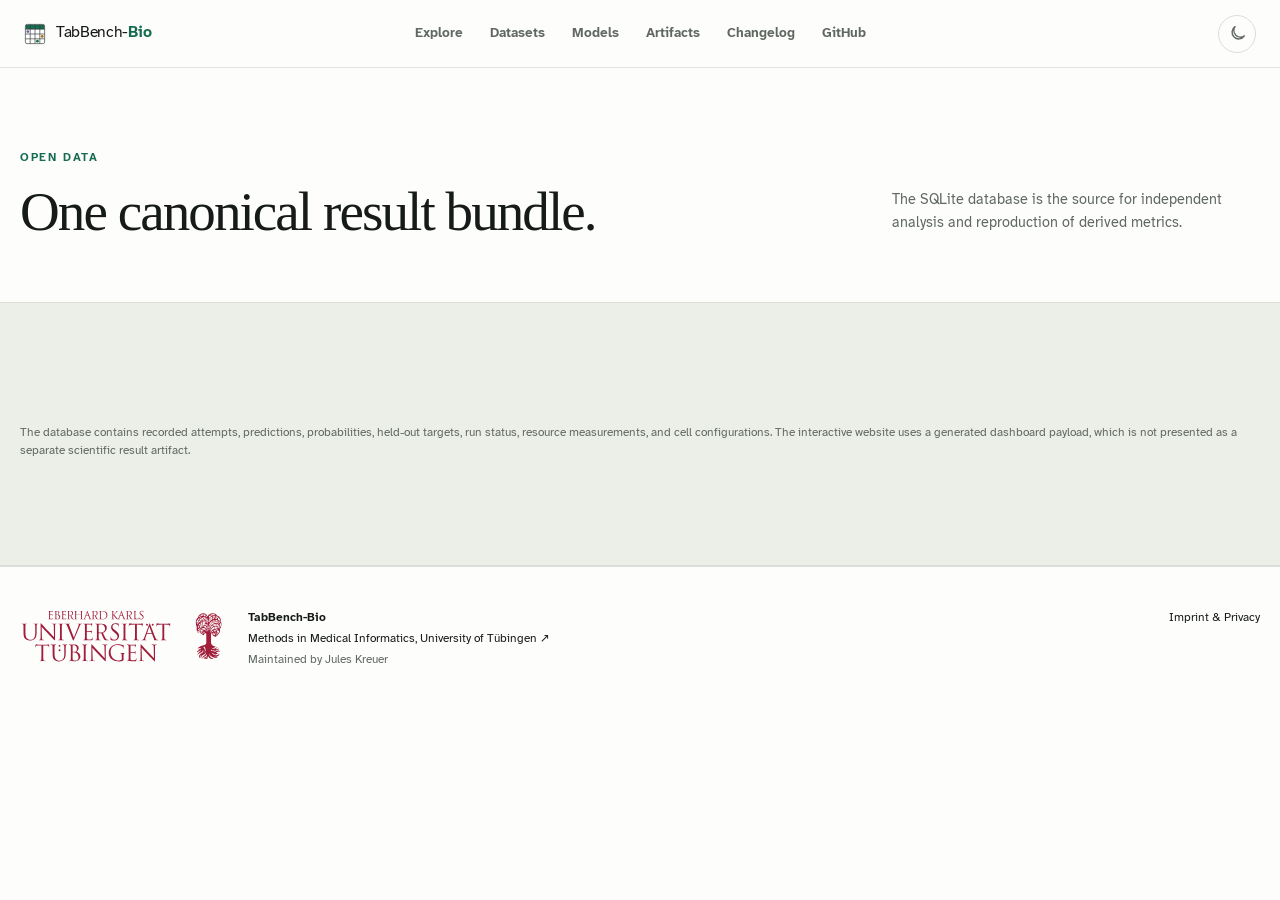
<file: src/tabbench_bio/web/artifacts.html>
<!doctype html>
<html lang="en">

<head>
  <meta charset="utf-8">
  <meta name="viewport" content="width=device-width, initial-scale=1">
  <meta name="description" content="Download TabBench-Bio benchmark results as SQLite and JSON. Access reproducible tabular learning comparisons, dataset metadata and citation information.">
  <meta name="theme-color" content="#f4f5f1">
  <link rel="canonical" href="https://tabbench-bio.eu/artifacts.html">
  <link rel="alternate" type="text/plain" href="https://tabbench-bio.eu/llms.txt"
    title="TabBench-Bio guide for AI agents">
  <title>Artifacts · TabBench-Bio</title>
  <link rel="icon" href="assets/favicon.svg?v=20260821-4" type="image/svg+xml">
  <link rel="preload" href="assets/fonts/AtkinsonHyperlegibleNext-Regular.woff2" as="font" type="font/woff2"
    crossorigin>
  <link rel="preload" href="assets/fonts/AtkinsonHyperlegibleNext-Bold.woff2" as="font" type="font/woff2" crossorigin>
  <link rel="stylesheet" href="style.min.css?v=20261111-toolbar-actions">
</head>

<body data-page="artifacts">
  <header class="site-header">
    <a class="wordmark" href="index.html" aria-label="TabBench-Bio home"><span class="wordmark-mark"
        aria-hidden="true"></span><span>TabBench-<strong>Bio</strong></span></a>
    <nav aria-label="Primary navigation"><a href="index.html#explore">Explore</a><a href="/datasets/">Datasets</a><a
        href="/models/">Models</a><a href="artifacts.html" aria-current="page">Artifacts</a><a
        href="changelog.html">Changelog</a><a href="https://github.com/not-a-feature/TabBench-Bio">GitHub</a></nav>
    <button id="theme-toggle" class="theme-button" type="button" aria-label="Switch to dark theme" aria-pressed="false"
      title="Switch to dark theme"><span class="theme-icon theme-icon-sun" aria-hidden="true">☀</span><span
        class="theme-icon theme-icon-moon" aria-hidden="true"><svg viewBox="0 0 24 24" role="img">
          <path d="M20.7 15.1A8.5 8.5 0 0 1 8.9 3.3 8.5 8.5 0 1 0 20.7 15.1Z"></path>
        </svg></span></button>
  </header>
  <main id="top">
    <section class="page-hero shell">
      <div class="section-heading">
        <div>
          <p class="eyebrow">Open data</p>
          <h2>One canonical result bundle.</h2>
        </div>
        <p>The SQLite database is the source for independent analysis and reproduction of derived metrics.</p>
      </div>
    </section>
    <section class="section section-muted">
      <div class="shell">
        <div id="raw-files" class="data-grid" aria-live="polite"></div>
        <p class="data-note">The database contains recorded attempts, predictions, probabilities, held-out targets, run
          status, resource measurements, and cell configurations. The interactive website uses a generated dashboard
          payload, which is not presented as a separate scientific result artifact.</p>
      </div>
    </section>
  </main>
  <footer>
    <div class="shell footer-inner">
      <div class="footer-identity"><a class="university-logo" href="https://uni-tuebingen.de/" target="_blank"
          rel="noreferrer" aria-label="University of Tübingen"><img src="assets/university-of-tuebingen.svg"
            alt="University of Tübingen" loading="lazy" decoding="async"></a>
        <div class="footer-copy"><strong>TabBench-Bio</strong><a
            href="https://uni-tuebingen.de/fakultaeten/mathematisch-naturwissenschaftliche-fakultaet/fachbereiche/informatik/lehrstuehle/methods-in-medical-informatics/"
            target="_blank" rel="noreferrer">Methods in Medical Informatics, University of Tübingen <span
              aria-hidden="true">↗</span></a><span>Maintained by Jules Kreuer</span></div>
      </div>
      <div class="footer-links"><a href="imprint.html">Imprint &amp; Privacy</a></div>
    </div>
  </footer>
  <div id="load-error" class="load-error" hidden></div>
  <script src="js/analytics.js?v=20260908-optout"></script>
  <script src="js/app.js?v=20261111-advanced-options"></script>
</body>

</html>
</file>
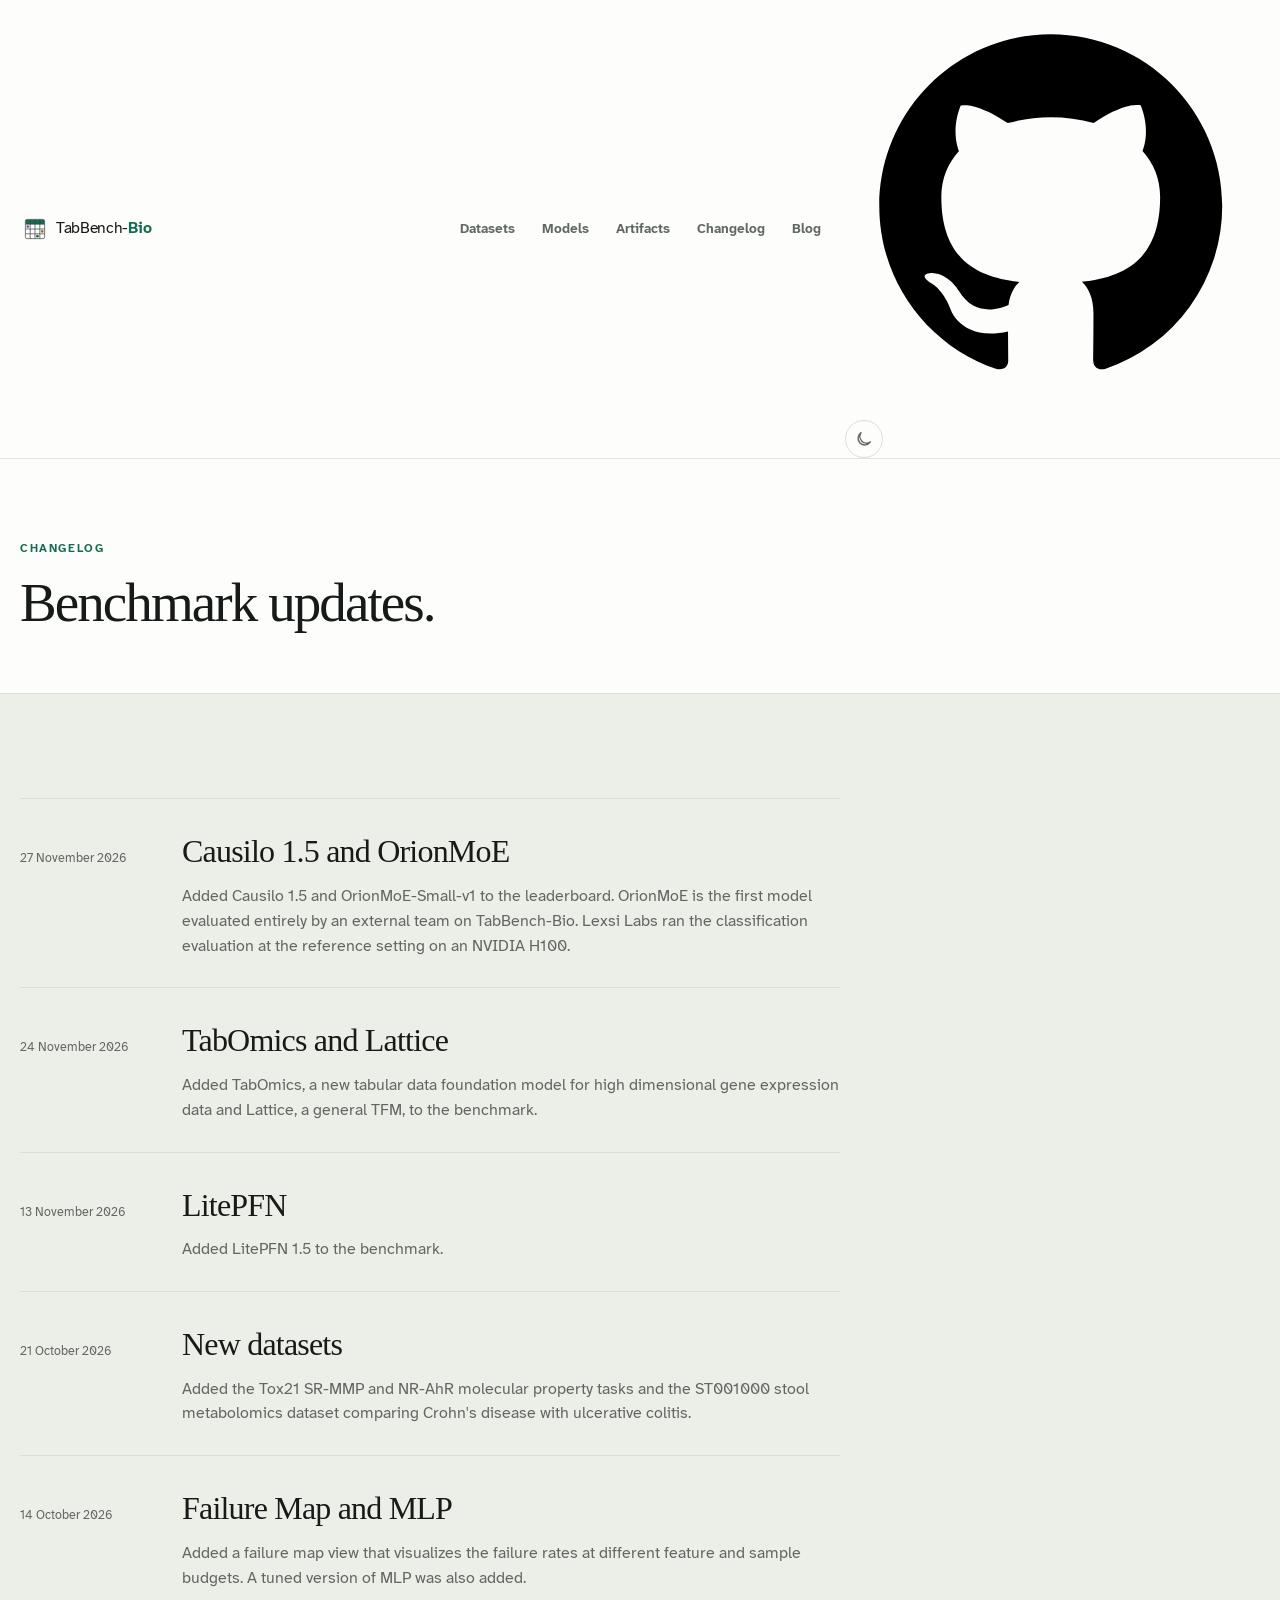
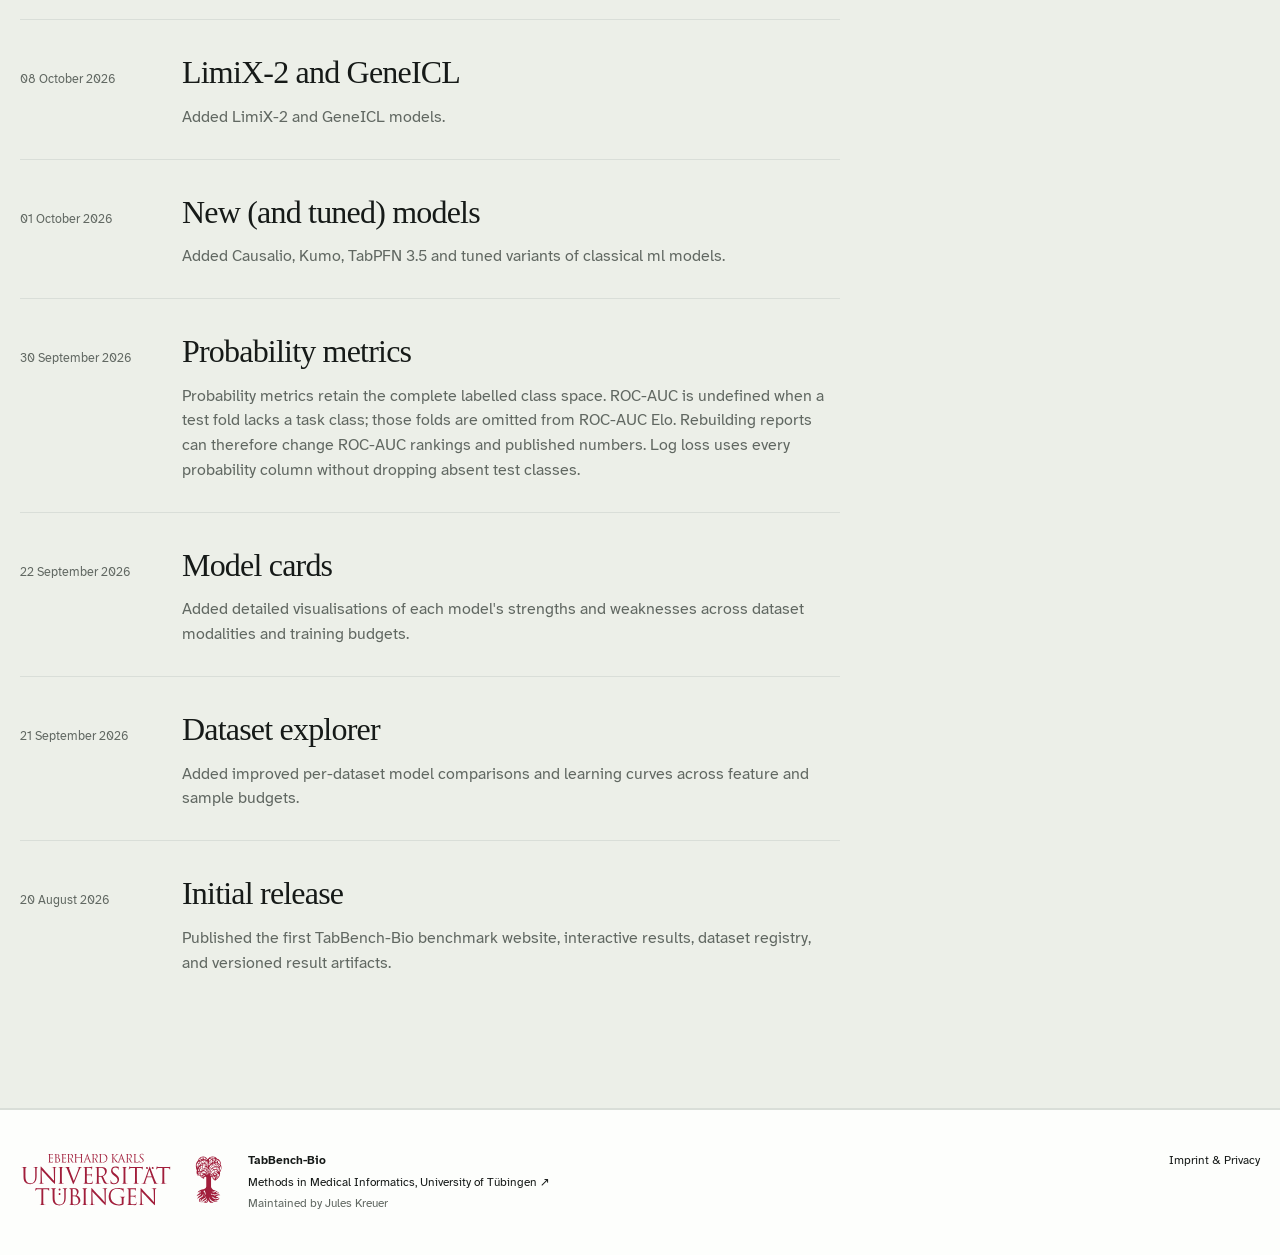
<file: src/tabbench_bio/web/changelog.html>
<!doctype html>
<html lang="en">

<head>
  <meta charset="utf-8">
  <meta name="viewport" content="width=device-width, initial-scale=1">
  <meta name="description" content="Release history for the TabBench-Bio benchmark and website.">
  <meta name="theme-color" content="#f4f5f1">
  <link rel="canonical" href="https://tabbench-bio.eu/changelog.html">
  <title>Changelog and Benchmark Updates · TabBench-Bio</title>
  <link rel="icon" href="assets/favicon.svg?v=20260821-4" type="image/svg+xml">
  <link rel="preload" href="assets/fonts/AtkinsonHyperlegibleNext-Regular.woff2" as="font" type="font/woff2"
    crossorigin>
  <link rel="preload" href="assets/fonts/AtkinsonHyperlegibleNext-Bold.woff2" as="font" type="font/woff2" crossorigin>
  <link rel="stylesheet" href="style.min.css?v=20261125-center">
</head>

<body data-page="changelog">
  <header class="site-header">
    <a class="wordmark" href="index.html" aria-label="TabBench-Bio home"><span class="wordmark-mark"
        aria-hidden="true"></span><span>TabBench-<strong>Bio</strong></span></a>
    <nav aria-label="Primary navigation"><a href="/datasets/">Datasets</a><a href="/models/">Models</a><a
        href="artifacts.html">Artifacts</a><a href="changelog.html" aria-current="page">Changelog</a><a
        href="/blog/">Blog</a></nav>
    <div class="header-actions">
      <a id="nav-github" class="header-icon-button" href="https://github.com/not-a-feature/TabBench-Bio"
        target="_blank" rel="noreferrer" aria-label="TabBench-Bio on GitHub" title="GitHub repository"><svg
          viewBox="0 0 24 24" aria-hidden="true">
          <path
            d="M12 2C6.477 2 2 6.484 2 12.017c0 4.425 2.865 8.18 6.839 9.504.5.092.682-.217.682-.483 0-.237-.008-.868-.013-1.703-2.782.605-3.369-1.343-3.369-1.343-.454-1.158-1.11-1.466-1.11-1.466-.908-.62.069-.608.069-.608 1.003.07 1.53 1.032 1.53 1.032.892 1.53 2.341 1.088 2.91.832.092-.647.35-1.088.636-1.338-2.22-.253-4.555-1.113-4.555-4.951 0-1.093.39-1.988 1.029-2.688-.103-.253-.446-1.272.098-2.65 0 0 .84-.27 2.75 1.026A9.564 9.564 0 0 1 12 6.844a9.59 9.59 0 0 1 2.504.337c1.909-1.296 2.747-1.027 2.747-1.027.546 1.379.202 2.398.1 2.651.64.7 1.028 1.595 1.028 2.688 0 3.848-2.339 4.695-4.566 4.943.359.309.678.92.678 1.855 0 1.338-.012 2.419-.012 2.747 0 .268.18.58.688.482A10.02 10.02 0 0 0 22 12.017C22 6.484 17.522 2 12 2Z"></path>
        </svg></a>
      <button id="theme-toggle" class="theme-button" type="button" aria-label="Switch to dark theme" aria-pressed="false"
        title="Switch to dark theme"><span class="theme-icon theme-icon-sun" aria-hidden="true">☀</span><span
          class="theme-icon theme-icon-moon" aria-hidden="true"><svg viewBox="0 0 24 24" role="img">
            <path d="M20.7 15.1A8.5 8.5 0 0 1 8.9 3.3 8.5 8.5 0 1 0 20.7 15.1Z"></path>
          </svg></span></button>
    </div>
  </header>
  <main id="top">
    <section class="page-hero shell">
      <div class="section-heading">
        <div>
          <p class="eyebrow">Changelog</p>
          <h2>Benchmark updates.</h2>
        </div>
      </div>
    </section>
    <section class="section section-muted">
      <div class="shell">
        <div class="changelog">
        <article class="change-entry"><time datetime="2026-11-27">27 November 2026</time>
          <div>
            <h2>Causilo 1.5 and OrionMoE</h2>
            <p>Added Causilo 1.5 and OrionMoE-Small-v1 to the leaderboard. OrionMoE is the first model evaluated
            entirely by an external team on TabBench-Bio. Lexsi Labs ran the classification evaluation at the
            reference setting on an NVIDIA H100.</p>
          </div>
        </article>
        <article class="change-entry"><time datetime="2026-11-24">24 November 2026</time>
          <div>
            <h2>TabOmics and Lattice</h2>
            <p>Added TabOmics, a new tabular data foundation model for high dimensional gene expression data and
              Lattice, a general TFM, to the benchmark.</p>
          </div>
        </article>
        <article class="change-entry"><time datetime="2026-11-13">13 November 2026</time>
          <div>
            <h2>LitePFN</h2>
            <p>Added LitePFN 1.5 to the benchmark.</p>
          </div>
        </article>
        <article class="change-entry"><time datetime="2026-10-21">21 October 2026</time>
          <div>
            <h2>New datasets</h2>
            <p>Added the Tox21 SR-MMP and NR-AhR molecular property tasks and the ST001000 stool metabolomics
              dataset comparing Crohn's disease with ulcerative colitis.</p>
          </div>
        </article>
        <article class="change-entry"><time datetime="2026-10-14">14 October 2026</time>
          <div>
            <h2>Failure Map and MLP</h2>
            <p>Added a failure map view that visualizes the failure rates at different feature and sample budgets. A
              tuned version of MLP was also added.</p>
          </div>
        </article>
        <article class="change-entry"><time datetime="2026-10-08">08 October 2026</time>
          <div>
            <h2>LimiX-2 and GeneICL</h2>
            <p>Added LimiX-2 and GeneICL models.</p>
          </div>
        </article>
        <article class="change-entry"><time datetime="2026-10-01">01 October 2026</time>
          <div>
            <h2>New (and tuned) models</h2>
            <p>Added Causalio, Kumo, TabPFN 3.5 and tuned variants of classical ml models.</p>
          </div>
        </article>
        <article class="change-entry"><time datetime="2026-09-30">30 September 2026</time>
          <div>
            <h2>Probability metrics</h2>
            <p>Probability metrics retain the complete labelled class space. ROC-AUC is undefined when a test fold lacks
              a task class; those folds are omitted from ROC-AUC Elo. Rebuilding reports can therefore change ROC-AUC
              rankings and published numbers. Log loss uses every probability column without dropping absent test
              classes.</p>
          </div>
        </article>
        <article class="change-entry"><time datetime="2026-09-22">22 September 2026</time>
          <div>
            <h2>Model cards</h2>
            <p>Added detailed visualisations of each model's strengths and weaknesses across dataset modalities and
              training budgets.</p>
          </div>
        </article>
        <article class="change-entry"><time datetime="2026-09-21">21 September 2026</time>
          <div>
            <h2>Dataset explorer</h2>
            <p>Added improved per-dataset model comparisons and learning curves across feature and sample budgets.</p>
          </div>
        </article>
        <article class="change-entry"><time datetime="2026-08-20">20 August 2026</time>
          <div>
            <h2>Initial release</h2>
            <p>Published the first TabBench-Bio benchmark website, interactive results, dataset registry, and versioned
              result artifacts.</p>
          </div>
        </article>
        </div>
      </div>
    </section>
  </main>
  <footer>
    <div class="shell footer-inner">
      <div class="footer-identity"><a class="university-logo" href="https://uni-tuebingen.de/" target="_blank"
          rel="noreferrer" aria-label="University of Tübingen"><img src="assets/university-of-tuebingen.svg"
            alt="University of Tübingen" loading="lazy" decoding="async"></a>
        <div class="footer-copy"><strong>TabBench-Bio</strong><a
            href="https://uni-tuebingen.de/fakultaeten/mathematisch-naturwissenschaftliche-fakultaet/fachbereiche/informatik/lehrstuehle/methods-in-medical-informatics/"
            target="_blank" rel="noreferrer">Methods in Medical Informatics, University of Tübingen <span
              aria-hidden="true">↗</span></a><span>Maintained by Jules Kreuer</span></div>
      </div>
      <div class="footer-links"><a href="imprint.html">Imprint &amp; Privacy</a></div>
    </div>
  </footer>
  <div id="load-error" class="load-error" hidden></div>
  <script src="js/analytics.js?v=20260908-optout"></script>
  <script src="js/app.js?v=20261124-blog"></script>
</body>

</html>
</file>
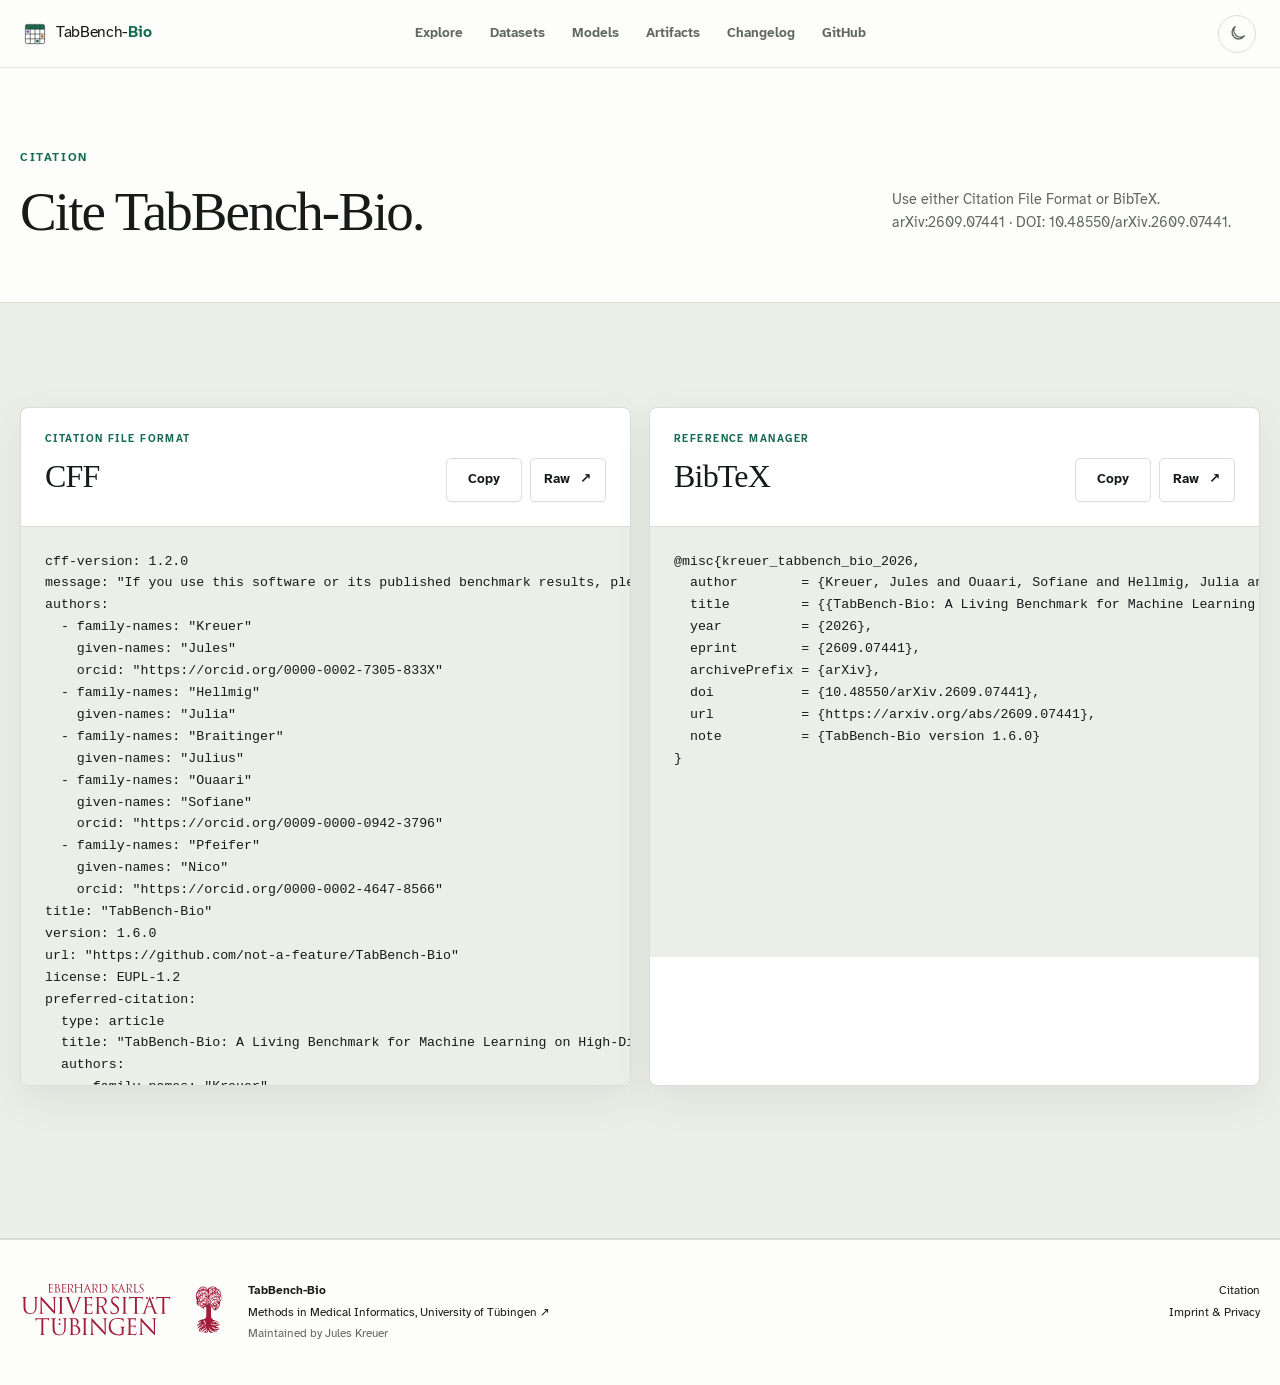
<file: src/tabbench_bio/web/citation.html>
<!doctype html>
<html lang="en">

<head>
  <meta charset="utf-8">
  <meta name="viewport" content="width=device-width, initial-scale=1">
  <meta name="description" content="Citation metadata for TabBench-Bio in Citation File Format and BibTeX.">
  <meta name="theme-color" content="#f4f5f1">
  <link rel="canonical" href="https://tabbench-bio.eu/citation.html">
  <link rel="alternate" type="text/x-citation-cff" href="https://tabbench-bio.eu/CITATION.cff"
    title="TabBench-Bio Citation File Format metadata">
  <link rel="alternate" type="application/x-bibtex" href="https://tabbench-bio.eu/CITATION.bib"
    title="TabBench-Bio BibTeX metadata">
  <title>Citation and Attribution · TabBench-Bio</title>
  <link rel="icon" href="assets/favicon.svg?v=20260821-4" type="image/svg+xml">
  <link rel="preload" href="assets/fonts/AtkinsonHyperlegibleNext-Regular.woff2" as="font" type="font/woff2"
    crossorigin>
  <link rel="preload" href="assets/fonts/AtkinsonHyperlegibleNext-Bold.woff2" as="font" type="font/woff2" crossorigin>
  <link rel="stylesheet" href="style.min.css?v=20261111-toolbar-actions">
</head>

<body data-page="citation">
  <header class="site-header">
    <a class="wordmark" href="index.html" aria-label="TabBench-Bio home"><span class="wordmark-mark"
        aria-hidden="true"></span><span>TabBench-<strong>Bio</strong></span></a>
    <nav aria-label="Primary navigation"><a href="index.html#explore">Explore</a><a href="/datasets/">Datasets</a><a
        href="/models/">Models</a><a href="artifacts.html">Artifacts</a><a href="changelog.html">Changelog</a><a
        href="https://github.com/not-a-feature/TabBench-Bio">GitHub</a></nav>
    <button id="theme-toggle" class="theme-button" type="button" aria-label="Switch to dark theme" aria-pressed="false"
      title="Switch to dark theme"><span class="theme-icon theme-icon-sun" aria-hidden="true">☀</span><span
        class="theme-icon theme-icon-moon" aria-hidden="true"><svg viewBox="0 0 24 24" role="img">
          <path d="M20.7 15.1A8.5 8.5 0 0 1 8.9 3.3 8.5 8.5 0 1 0 20.7 15.1Z"></path>
        </svg></span></button>
  </header>
  <main id="top">
    <section class="page-hero shell">
      <div class="section-heading">
        <div>
          <p class="eyebrow">Citation</p>
          <h2>Cite TabBench-Bio.</h2>
        </div>
        <p>Use either Citation File Format or BibTeX. <a href="https://arxiv.org/abs/2609.07441">arXiv:2609.07441</a> ·
          <a href="https://doi.org/10.48550/arXiv.2609.07441">DOI: 10.48550/arXiv.2609.07441</a>.</p>
      </div>
    </section>
    <section class="section section-muted">
      <div class="shell citation-grid">
        <article class="citation-card" aria-labelledby="cff-title">
          <div class="citation-card-header">
            <div>
              <p class="panel-kicker">Citation File Format</p>
              <h3 id="cff-title">CFF</h3>
            </div>
            <div class="citation-actions">
              <button class="button citation-copy" type="button" data-copy-target="citation-cff" disabled>Copy</button>
              <a class="button" href="CITATION.cff" target="_blank" rel="noreferrer">Raw <span
                  aria-hidden="true">↗</span></a>
            </div>
          </div>
          <pre class="citation-code"><code id="citation-cff">Loading citation metadata…</code></pre>
        </article>
        <article class="citation-card" aria-labelledby="bibtex-title">
          <div class="citation-card-header">
            <div>
              <p class="panel-kicker">Reference manager</p>
              <h3 id="bibtex-title">BibTeX</h3>
            </div>
            <div class="citation-actions">
              <button class="button citation-copy" type="button" data-copy-target="citation-bibtex"
                disabled>Copy</button>
              <a class="button" href="CITATION.bib" target="_blank" rel="noreferrer">Raw <span
                  aria-hidden="true">↗</span></a>
            </div>
          </div>
          <pre class="citation-code"><code id="citation-bibtex">Loading citation metadata…</code></pre>
        </article>
      </div>
      <p id="citation-status" class="shell citation-status" aria-live="polite"></p>
    </section>
  </main>
  <footer>
    <div class="shell footer-inner">
      <div class="footer-identity"><a class="university-logo" href="https://uni-tuebingen.de/" target="_blank"
          rel="noreferrer" aria-label="University of Tübingen"><img src="assets/university-of-tuebingen.svg"
            alt="University of Tübingen" loading="lazy" decoding="async"></a>
        <div class="footer-copy"><strong>TabBench-Bio</strong><a
            href="https://uni-tuebingen.de/fakultaeten/mathematisch-naturwissenschaftliche-fakultaet/fachbereiche/informatik/lehrstuehle/methods-in-medical-informatics/"
            target="_blank" rel="noreferrer">Methods in Medical Informatics, University of Tübingen <span
              aria-hidden="true">↗</span></a><span>Maintained by Jules Kreuer</span></div>
      </div>
      <div class="footer-links"><a href="citation.html" aria-current="page">Citation</a><a href="imprint.html">Imprint
          &amp; Privacy</a></div>
    </div>
  </footer>
  <div id="load-error" class="load-error" hidden></div>
  <script src="js/analytics.js?v=20260908-optout"></script>
  <script src="js/app.js?v=20261111-advanced-options"></script>
  <script src="js/citation.js?v=20260830-1"></script>
</body>

</html>
</file>
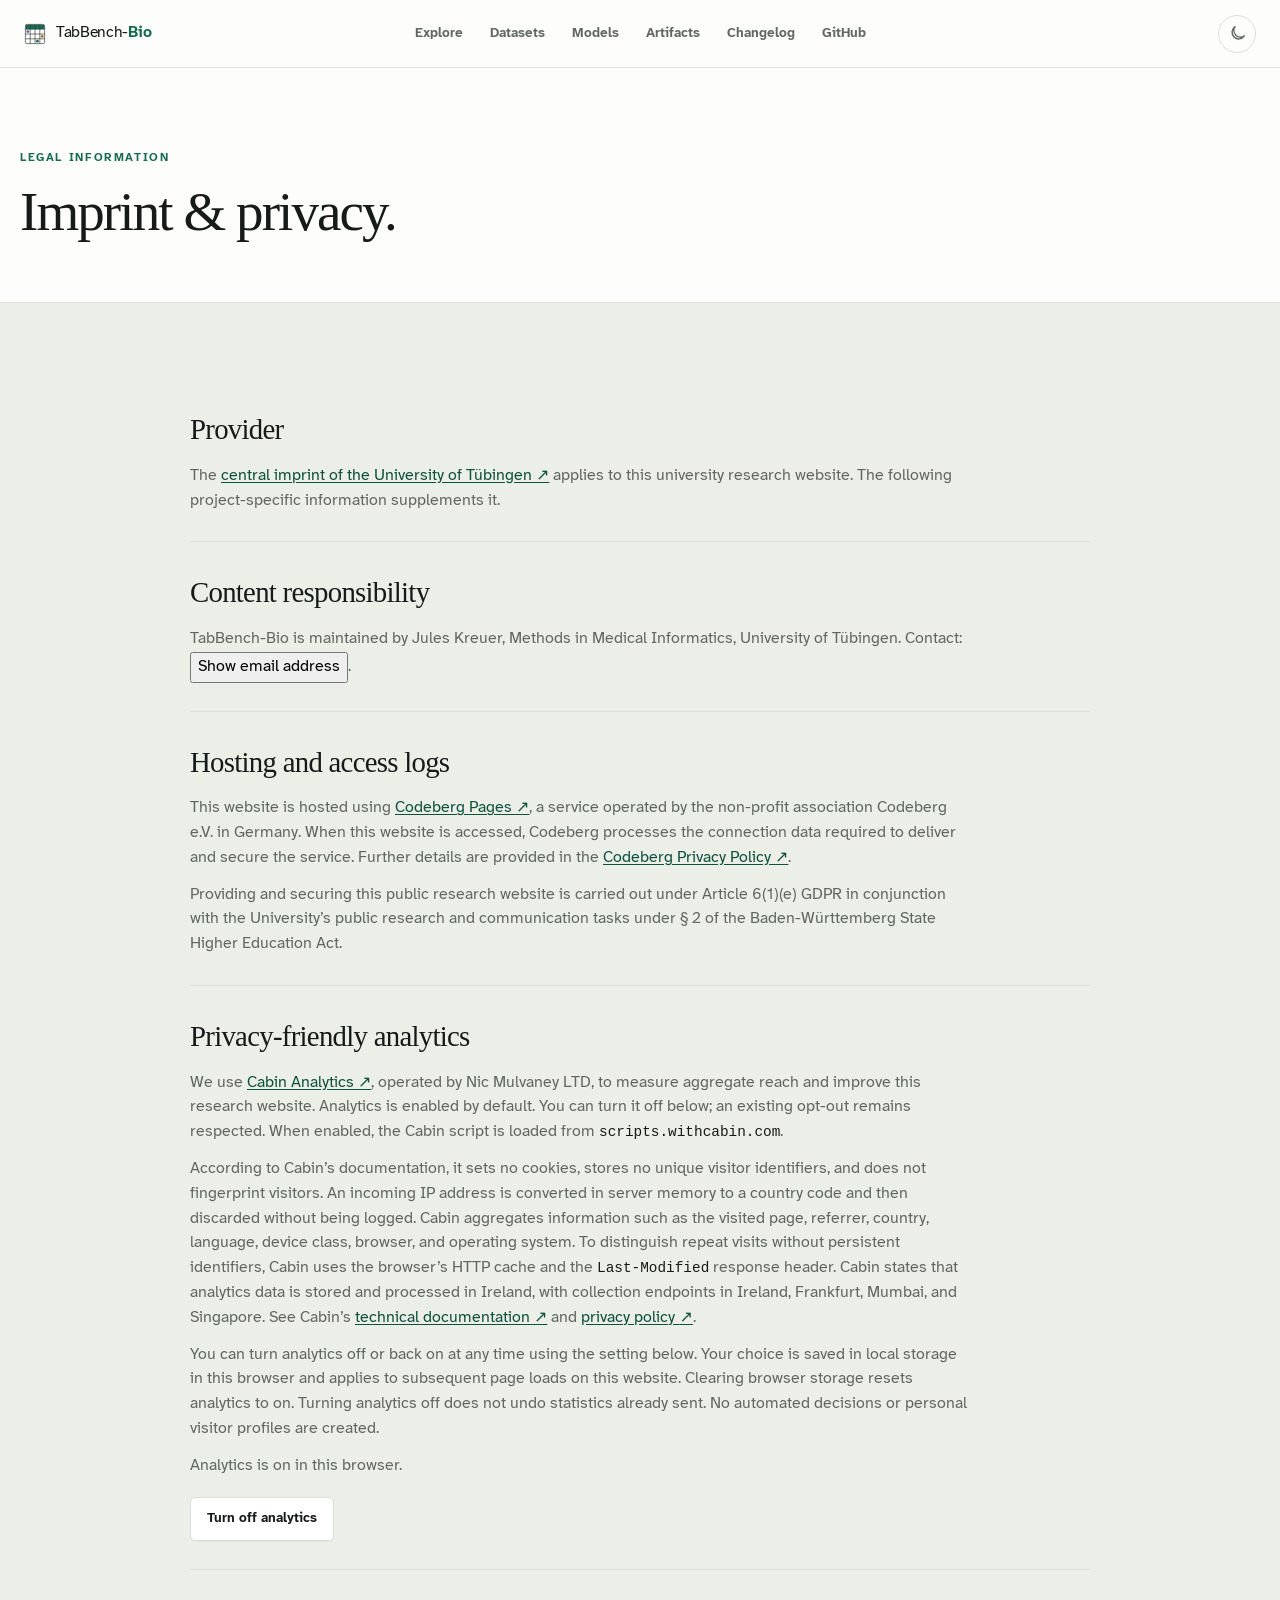
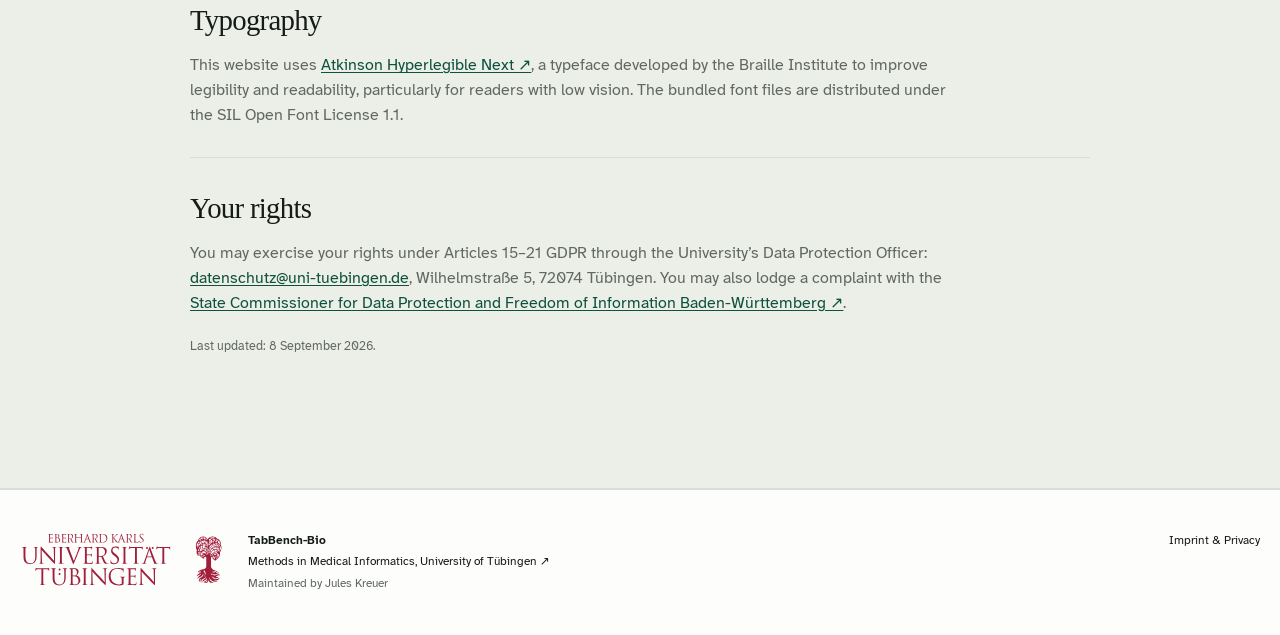
<file: src/tabbench_bio/web/imprint.html>
<!doctype html>
<html lang="en">

<head>
  <meta charset="utf-8">
  <meta name="viewport" content="width=device-width, initial-scale=1">
  <meta name="description" content="Imprint and privacy information for the TabBench-Bio website.">
  <meta name="theme-color" content="#f4f5f1">
  <link rel="canonical" href="https://tabbench-bio.eu/imprint.html">
  <title>Imprint &amp; Privacy · TabBench-Bio</title>
  <link rel="icon" href="assets/favicon.svg?v=20260821-4" type="image/svg+xml">
  <link rel="preload" href="assets/fonts/AtkinsonHyperlegibleNext-Regular.woff2" as="font" type="font/woff2"
    crossorigin>
  <link rel="preload" href="assets/fonts/AtkinsonHyperlegibleNext-Bold.woff2" as="font" type="font/woff2" crossorigin>
  <link rel="stylesheet" href="style.min.css?v=20261111-toolbar-actions">
</head>

<body data-page="imprint">
  <header class="site-header">
    <a class="wordmark" href="index.html" aria-label="TabBench-Bio home"><span class="wordmark-mark"
        aria-hidden="true"></span><span>TabBench-<strong>Bio</strong></span></a>
    <nav aria-label="Primary navigation">
      <a href="index.html#explore">Explore</a><a href="/datasets/">Datasets</a><a href="/models/">Models</a><a
        href="artifacts.html">Artifacts</a><a href="changelog.html">Changelog</a><a
        href="https://github.com/not-a-feature/TabBench-Bio">GitHub</a>
    </nav>
    <button id="theme-toggle" class="theme-button" type="button" aria-label="Switch to dark theme" aria-pressed="false"
      title="Switch to dark theme"><span class="theme-icon theme-icon-sun" aria-hidden="true">☀</span><span
        class="theme-icon theme-icon-moon" aria-hidden="true"><svg viewBox="0 0 24 24" role="img">
          <path d="M20.7 15.1A8.5 8.5 0 0 1 8.9 3.3 8.5 8.5 0 1 0 20.7 15.1Z"></path>
        </svg></span></button>
  </header>
  <main id="top">
    <section class="page-hero shell">
      <div class="section-heading">
        <div>
          <p class="eyebrow">Legal information</p>
          <h2>Imprint &amp; privacy.</h2>
        </div>
      </div>
    </section>
    <section class="section section-muted">
      <article class="shell legal-copy">
        <section>
          <h3>Provider</h3>
          <p>The <a href="https://uni-tuebingen.de/impressum/" target="_blank" rel="noreferrer">central imprint of the
              University of Tübingen <span aria-hidden="true">↗</span></a> applies to this university research website.
            The following project-specific information supplements it.</p>
        </section>
        <section>
          <h3>Content responsibility</h3>
          <p>TabBench-Bio is maintained by Jules Kreuer, Methods in Medical Informatics, University of Tübingen.
            Contact: <span id="contact-email-fallback">enable JavaScript to reveal the email address</span><button id="reveal-contact-email"
              type="button" hidden>Show email address</button>.</p>
        </section>
        <section>
          <h3>Hosting and access logs</h3>
          <p>This website is hosted using <a href="https://docs.codeberg.org/codeberg-pages/" target="_blank"
              rel="noreferrer">Codeberg Pages <span aria-hidden="true">↗</span></a>, a service operated by the
            non-profit association Codeberg e.V. in Germany. When this website is accessed, Codeberg processes the
            connection data required to deliver and secure the service. Further details are provided in the <a
              href="https://codeberg.org/Codeberg/org/src/PrivacyPolicy.md" target="_blank" rel="noreferrer">Codeberg
              Privacy Policy <span aria-hidden="true">↗</span></a>.</p>
          <p>Providing and securing this public research website is carried out under Article 6(1)(e) GDPR in
            conjunction with the University’s public research and communication tasks under § 2 of the Baden-Württemberg
            State Higher Education Act.</p>
        </section>
        <section id="analytics">
          <h3>Privacy-friendly analytics</h3>
          <p>We use <a href="https://withcabin.com/privacy/tabbench-bio.eu" target="_blank" rel="noreferrer">Cabin
              Analytics <span aria-hidden="true">↗</span></a>, operated by Nic Mulvaney LTD, to measure aggregate reach
            and improve this research website. Analytics is enabled by default. You can turn it off below; an existing
            opt-out remains respected. When enabled, the Cabin script is loaded from <code>scripts.withcabin.com</code>.
          </p>
          <p>According to Cabin’s documentation, it sets no cookies, stores no unique visitor identifiers, and does not
            fingerprint visitors. An incoming IP address is converted in server memory to a country code and then
            discarded without being logged. Cabin aggregates information such as the visited page, referrer, country,
            language, device class, browser, and operating system. To distinguish repeat visits without persistent
            identifiers, Cabin uses the browser’s HTTP cache and the <code>Last-Modified</code> response header. Cabin
            states that analytics data is stored and processed in Ireland, with collection endpoints in Ireland,
            Frankfurt, Mumbai, and Singapore. See Cabin’s <a href="https://docs.withcabin.com/" target="_blank"
              rel="noreferrer">technical documentation <span aria-hidden="true">↗</span></a> and <a
              href="https://withcabin.com/privacy/tabbench-bio.eu" target="_blank" rel="noreferrer">privacy policy <span
                aria-hidden="true">↗</span></a>.</p>
          <p>You can turn analytics off or back on at any time using the setting below. Your choice is saved in local
            storage in this browser and applies to subsequent page loads on this website. Clearing browser storage
            resets analytics to on. Turning analytics off does not undo statistics already sent. No automated decisions
            or personal visitor profiles are created.</p>
          <p id="analytics-status" role="status">Checking analytics setting...</p><button id="analytics-preferences"
            class="button legal-action" type="button">Turn off analytics</button>
        </section>
        <section>
          <h3>Typography</h3>
          <p>This website uses <a href="https://www.brailleinstitute.org/freefont/" target="_blank"
              rel="noreferrer">Atkinson Hyperlegible Next <span aria-hidden="true">↗</span></a>, a typeface developed by
            the Braille Institute to improve legibility and readability, particularly for readers with low vision. The
            bundled font files are distributed under the SIL Open Font License 1.1.</p>
        </section>
        <section>
          <h3>Your rights</h3>
          <p>You may exercise your rights under Articles 15–21 GDPR through the University’s Data Protection Officer: <a
              href="mailto:datenschutz@uni-tuebingen.de">datenschutz@uni-tuebingen.de</a>, Wilhelmstraße 5, 72074
            Tübingen. You may also lodge a complaint with the <a href="https://www.baden-wuerttemberg.datenschutz.de/"
              target="_blank" rel="noreferrer">State Commissioner for Data Protection and Freedom of Information
              Baden-Württemberg <span aria-hidden="true">↗</span></a>.</p>
          <p class="legal-updated">Last updated: 8 September 2026.</p>
        </section>
      </article>
    </section>
  </main>
  <footer>
    <div class="shell footer-inner">
      <div class="footer-identity"><a class="university-logo" href="https://uni-tuebingen.de/" target="_blank"
          rel="noreferrer" aria-label="University of Tübingen"><img src="assets/university-of-tuebingen.svg"
            alt="University of Tübingen" loading="lazy" decoding="async"></a>
        <div class="footer-copy"><strong>TabBench-Bio</strong><a
            href="https://uni-tuebingen.de/fakultaeten/mathematisch-naturwissenschaftliche-fakultaet/fachbereiche/informatik/lehrstuehle/methods-in-medical-informatics/"
            target="_blank" rel="noreferrer">Methods in Medical Informatics, University of Tübingen <span
              aria-hidden="true">↗</span></a><span>Maintained by Jules Kreuer</span></div>
      </div>
      <div class="footer-links"><a href="imprint.html" aria-current="page">Imprint &amp; Privacy</a></div>
    </div>
  </footer>
  <div id="load-error" class="load-error" hidden></div>
  <script src="js/analytics.js?v=20260908-optout"></script>
  <script src="js/contact.js?v=20260910-1"></script>
  <script src="js/app.js?v=20261111-advanced-options"></script>
</body>

</html>
</file>
<file: src/tabbench_bio/web/style.min.css>
@font-face {
font-family: "Atkinson Hyperlegible Next";
src: url("assets/fonts/AtkinsonHyperlegibleNext-Regular.woff2") format("woff2");
font-style: normal;
font-weight: 400;
font-display: swap;
}
@font-face {
font-family: "Atkinson Hyperlegible Next";
src: url("assets/fonts/AtkinsonHyperlegibleNext-Bold.woff2") format("woff2");
font-style: normal;
font-weight: 700;
font-display: swap;
}
:root {
color-scheme: light;
--bg: #f4f5f1;
--surface: #ffffff;
--surface-strong: #ecefe8;
--ink: #161a18;
--muted: #616862;
--line: #d9ded8;
--accent: #176b52;
--accent-strong: #0e513d;
--accent-soft: #dfeee7;
--violet: #7357a8;
--violet-soft: #e8e2f1;
--amber: #b46a14;
--amber-score: #8a4d08;
--amber-soft: #f3e7d7;
--red: #a53a37;
--shadow: 0 14px 40px rgba(24, 38, 31, 0.07);
--serif: Georgia, "Times New Roman", serif;
--sans: "Atkinson Hyperlegible Next", ui-sans-serif, system-ui, sans-serif;
}
body.dark-theme {
color-scheme: dark;
--bg: #101512;
--surface: #161d19;
--surface-strong: #1d2721;
--ink: #edf2ee;
--muted: #a7b0aa;
--line: #314039;
--accent: #75c5a5;
--accent-strong: #9edabd;
--accent-soft: #203f33;
--violet: #b5a0dc;
--violet-soft: #302746;
--amber: #e1aa61;
--amber-score: #e1aa61;
--amber-soft: #3d2d1d;
--red: #dd8580;
--shadow: 0 18px 50px rgba(0, 0, 0, 0.22);
}
* { box-sizing: border-box; }
html { scroll-behavior: smooth; }
body {
margin: 0;
background: var(--bg);
color: var(--ink);
font-family: var(--sans);
font-size: 16px;
line-height: 1.55;
text-rendering: optimizeLegibility;
transition: background 180ms ease, color 180ms ease;
}
a { color: inherit; text-decoration: none; }
button, input, select { font: inherit; }
.shell { width: min(1280px, calc(100% - 40px)); margin-inline: auto; }
.site-header {
position: sticky;
top: 0;
z-index: 20;
min-height: 68px;
display: grid;
grid-template-columns: 1fr auto 1fr;
align-items: center;
gap: 24px;
padding: 0 max(24px, calc((100vw - 1280px) / 2));
border-bottom: 1px solid color-mix(in srgb, var(--line) 78%, transparent);
background: color-mix(in srgb, var(--bg) 88%, transparent);
backdrop-filter: blur(18px);
}
.wordmark {
display: inline-flex;
align-items: center;
gap: 10px;
width: max-content;
font-size: 0.98rem;
letter-spacing: -0.02em;
}
.wordmark strong { color: var(--accent); }
.wordmark-mark {
width: 22px;
height: 22px;
background: url("assets/favicon.svg") center / contain no-repeat;
}
.site-header nav { display: flex; align-items: center; gap: 27px; }
.site-header nav a {
color: var(--muted);
font-size: 0.84rem;
font-weight: 620;
transition: color 150ms ease;
}
.site-header nav a:hover, .site-header nav a:focus-visible { color: var(--ink); }
.theme-button {
justify-self: end;
display: grid;
place-items: center;
width: 38px;
height: 38px;
border: 1px solid var(--line);
border-radius: 999px;
padding: 0;
background: transparent;
color: var(--muted);
cursor: pointer;
font-size: 1.12rem;
line-height: 1;
}
.theme-button:hover, .theme-button:focus-visible { border-color: var(--accent); color: var(--accent); }
.theme-icon { grid-area: 1 / 1; }
.theme-icon svg { display: block; width: 19px; height: 19px; fill: none; stroke: currentColor; stroke-width: 1.8; stroke-linecap: round; stroke-linejoin: round; }
.theme-icon-sun { display: none; }
body.dark-theme .theme-icon-sun { display: inline; }
body.dark-theme .theme-icon-moon { display: none; }
.hero {
min-height: 580px;
display: grid;
grid-template-columns: minmax(0, 1.38fr) minmax(400px, 0.82fr);
align-items: center;
gap: clamp(48px, 8vw, 110px);
padding-block: 76px 56px;
}
.eyebrow, .panel-kicker {
margin: 0 0 15px;
color: var(--accent);
font-size: 0.72rem;
font-weight: 760;
letter-spacing: 0.14em;
text-transform: uppercase;
}
.hero h1, .section-heading :is(h1,h2) {
margin: 0;
font-family: var(--serif);
font-weight: 500;
letter-spacing: -0.035em;
line-height: 1.04;
}
.hero h1 { max-width: 820px; font-size: clamp(3.3rem, 6.3vw, 6.15rem); }
.lede { max-width: 720px; margin: 28px 0 0; color: var(--muted); font-size: clamp(1rem, 1.5vw, 1.2rem); }
.hero-actions { display: flex; flex-wrap: wrap; gap: 10px; margin-top: 32px; }
.button {
display: inline-flex;
align-items: center;
justify-content: center;
gap: 10px;
min-height: 44px;
padding: 10px 16px;
border: 1px solid var(--line);
border-radius: 7px;
background: var(--surface);
color: var(--ink);
font-size: 0.84rem;
font-weight: 680;
box-shadow: 0 1px 0 rgba(0, 0, 0, 0.03);
transition: transform 150ms ease, border-color 150ms ease, background 150ms ease;
}
.button:hover { transform: translateY(-1px); border-color: var(--accent); }
.button-primary { border-color: var(--accent); background: var(--accent); color: #fff; }
.button-primary:hover { background: var(--accent-strong); }
.leader-card {
position: relative;
overflow: hidden;
padding: 26px;
border: 1px solid var(--line);
border-radius: 12px;
background: var(--surface);
box-shadow: var(--shadow);
}
.leader-card::before {
content: "";
position: absolute;
width: 160px;
height: 160px;
top: -90px;
right: -75px;
border: 25px solid var(--accent-soft);
border-radius: 50%;
}
.leader-heading, .run-strip-heading { position: relative; display: flex; justify-content: space-between; gap: 20px; font-size: 0.76rem; font-weight: 720; }
.podium-list { position: relative; display: grid; grid-template-columns: repeat(3, minmax(0, 1fr)); align-items: end; gap: 6px; list-style: none; margin: 15px 0 0; padding: 0; }
.podium-place { display: flex; flex-direction: column; min-width: 0; text-align: center; }
.podium-place-1 { grid-column: 2; grid-row: 1; }
.podium-place-2 { grid-column: 1; grid-row: 1; }
.podium-place-3 { grid-column: 3; grid-row: 1; }
.podium-contender { display: flex; min-height: 82px; flex-direction: column; justify-content: flex-end; padding-bottom: 8px; }
.podium-model { min-width: 0; }
.podium-model strong, .podium-model span { display: block; overflow: hidden; text-overflow: ellipsis; white-space: nowrap; }
.podium-model strong { color: var(--ink); font-size: 0.7rem; }
.podium-model span { color: var(--muted); font-size: 0.56rem; }
.podium-score { margin-top: 5px; text-align: center; }
.podium-score strong, .podium-score span { display: block; }
.podium-score strong { font-family: var(--serif); font-size: 1.12rem; font-weight: 500; line-height: 1; }
.podium-score span { margin-top: 3px; color: var(--muted); font-size: 0.53rem; }
.podium-step { display: grid; place-items: center; border: 1px solid var(--line); border-bottom: 0; border-radius: 7px 7px 0 0; background: var(--surface-strong); color: var(--muted); font-family: var(--serif); font-size: 1.45rem; }
.podium-place-1 .podium-score strong { color: var(--accent); }
.podium-place-2 .podium-score strong { color: var(--violet); }
.podium-place-3 .podium-score strong { color: var(--amber-score); }
.podium-place-1 .podium-step { height: 82px; border-color: var(--accent); background: var(--accent-soft); color: var(--accent-strong); }
.podium-place-2 .podium-step { height: 58px; border-color: var(--violet); background: var(--violet-soft); color: var(--violet); }
.podium-place-3 .podium-step { height: 40px; border-color: var(--amber); background: var(--amber-soft); color: var(--amber); }
.podium-note { position: relative; margin: 15px 0 0; color: var(--muted); font-size: 0.67rem; }
.status-dot { display: inline-flex; align-items: center; gap: 7px; color: var(--muted); font-weight: 570; }
.status-dot i { width: 7px; height: 7px; border-radius: 50%; background: var(--accent); box-shadow: 0 0 0 4px var(--accent-soft); }
.progress-track { display: flex; height: 8px; overflow: hidden; border-radius: 999px; background: var(--surface-strong); }
.progress-track span { display: block; height: 100%; transition: width 400ms ease; }
.progress-pass { background: var(--accent); }
.progress-skip { background: var(--violet); }
.progress-fail { background: var(--red); }
.progress-labels { display: flex; flex-wrap: wrap; gap: 14px; margin-top: 13px; color: var(--muted); font-size: 0.7rem; }
.progress-labels span { display: flex; align-items: center; gap: 5px; }
.progress-labels b { color: var(--ink); font-weight: 690; }
.key { width: 6px; height: 6px; border-radius: 50%; }
.key.pass { background: var(--accent); }
.key.skip { background: var(--violet); }
.key.fail { background: var(--red); }
.run-strip { margin-top: 22px; padding: 20px 24px; border: 1px solid var(--line); border-radius: 12px; background: var(--surface); box-shadow: 0 8px 30px rgba(31, 48, 39, 0.035); }
.run-strip-progress { display: grid; grid-template-columns: auto minmax(260px, 1fr); align-items: center; gap: 26px; margin-top: 16px; }
.run-percent { display: flex; align-items: baseline; gap: 9px; min-width: 175px; }
.run-percent strong { font-family: var(--serif); font-size: 2.35rem; font-weight: 500; letter-spacing: -0.045em; line-height: 1; }
.run-percent span { color: var(--muted); font-size: 0.72rem; }
.run-bar { min-width: 0; }
.run-strip .progress-labels { margin-top: 9px; }
.run-strip > p { margin: 14px 0 0; padding-top: 12px; border-top: 1px solid var(--line); color: var(--muted); font-size: 0.72rem; }
.metric-strip {
display: grid;
grid-template-columns: repeat(4, 1fr);
border-block: 1px solid var(--line);
}
.metric-strip div { display: flex; flex-direction: column; padding: 26px 24px; border-right: 1px solid var(--line); }
.metric-strip div:first-child { padding-left: 0; }
.metric-strip div:last-child { border-right: 0; }
.metric-strip strong { font-family: var(--serif); font-size: 2rem; font-weight: 500; letter-spacing: -0.04em; }
.metric-strip span { color: var(--muted); font-size: 0.75rem; }
.section { padding-block: 104px; scroll-margin-top: 66px; }
#explore { padding-top: 56px; }
.section-muted { border-block: 1px solid var(--line); background: var(--surface-strong); }
.section-heading { display: grid; grid-template-columns: 1.45fr 0.65fr; align-items: end; gap: 50px; margin-bottom: 42px; }
.section-heading :is(h1,h2) { max-width: 780px; font-size: clamp(2.35rem, 4.3vw, 4.25rem); }
.section-heading > p { margin: 0 0 5px; color: var(--muted); font-size: 0.9rem; }
.results-toolbar { display: grid; grid-template-columns: minmax(0, 1fr) auto; align-items: start; gap: 24px; margin: -20px 0 24px; }
.analysis-view-control { display: grid; justify-items: start; gap: 7px; max-width: 760px; }
.analysis-view-options { display: flex; flex-wrap: wrap; gap: 6px; }
.analysis-view-note { display: grid; margin: 1px 0 0; color: var(--muted); font-size: 0.75rem; line-height: 1.45; }
.analysis-view-note span { grid-area: 1 / 1; visibility: hidden; }
.analysis-view-note span.is-active { visibility: visible; }
.figure-download-button { cursor: pointer; }
.figure-download-button:disabled { cursor: wait; opacity: 0.65; transform: none; }
.page-hero { padding-block: 82px 62px; }
.page-hero .section-heading { margin-bottom: 0; }
.page-links-heading { margin-bottom: 28px; }
.page-links { display: grid; width: 100%; grid-template-columns: repeat(5, minmax(0, 1fr)); gap: 14px; }
.page-link { display: flex; width: 100%; align-items: center; justify-content: space-between; min-height: 112px; padding: 24px; border: 1px solid var(--line); border-radius: 10px; background: var(--surface); transition: transform 150ms ease, border-color 150ms ease; }
.page-link:hover, .page-link:focus-visible { transform: translateY(-2px); border-color: var(--accent); }
.page-link span { font-family: var(--serif); font-size: 1.65rem; letter-spacing: -0.025em; }
.page-link b { color: var(--accent); font-size: 1.25rem; font-weight: 500; }
.agent-access { display: grid; grid-template-columns: auto minmax(0, 1fr) auto; align-items: center; gap: 18px; margin-top: 14px; padding: 18px 20px; border: 1px solid var(--line); border-radius: 10px; background: linear-gradient(105deg, var(--accent-soft), var(--surface) 42%); }
.agent-access-mark { display: grid; width: 46px; height: 46px; place-items: center; border: 1px solid color-mix(in srgb, var(--accent) 30%, var(--line)); border-radius: 9px; background: var(--surface); color: var(--accent-strong); font-size: 0.72rem; font-weight: 800; letter-spacing: 0.08em; }
.agent-access-copy { min-width: 0; }
.agent-access-copy .eyebrow { margin-bottom: 2px; }
.agent-access h3 { margin: 0; font-family: var(--serif); font-size: 1.28rem; font-weight: 500; letter-spacing: -0.02em; }
.agent-access-copy > p:last-child { margin: 2px 0 0; color: var(--muted); font-size: 0.78rem; }
.agent-access-link { display: inline-flex; align-items: center; gap: 24px; min-height: 42px; padding: 0 14px; border: 1px solid var(--line); border-radius: 7px; background: var(--surface); color: var(--ink); font-size: 0.76rem; font-weight: 680; white-space: nowrap; transition: border-color 150ms ease, transform 150ms ease; }
.agent-access-link b { color: var(--accent); font-size: 1rem; font-weight: 500; }
.agent-access-link:hover, .agent-access-link:focus-visible { transform: translateY(-1px); border-color: var(--accent); }
.changelog { max-width: 820px; }
.change-entry { display: grid; grid-template-columns: 130px 1fr; align-items: baseline; gap: 32px; padding: 28px 0; border-top: 1px solid var(--line); }
.change-entry time { color: var(--muted); font-size: 0.78rem; }
.change-entry h2 { margin: 0; font-family: var(--serif); font-size: 2rem; font-weight: 500; letter-spacing: -0.025em; }
.change-entry p { margin: 8px 0 0; color: var(--muted); }
.legal-copy { max-width: 900px; }
.legal-copy > section { padding: 28px 0; border-top: 1px solid var(--line); }
.legal-copy > section:first-child { padding-top: 0; border-top: 0; }
.legal-copy h3 { margin: 0 0 12px; font-family: var(--serif); font-size: 1.8rem; font-weight: 500; letter-spacing: -0.025em; }
.legal-copy p, .legal-copy address { max-width: 78ch; margin: 0; color: var(--muted); font-style: normal; }
.legal-copy p + p, .legal-copy address + p { margin-top: 12px; }
.legal-copy a { color: var(--accent-strong); text-decoration: underline; text-underline-offset: 2px; }
.legal-copy code { color: var(--ink); font-size: 0.9em; }
.legal-copy .legal-updated { margin-top: 20px; font-size: 0.78rem; }
.legal-copy .legal-action { margin-top: 18px; }
.citation-grid { display: grid; grid-template-columns: repeat(2, minmax(0, 1fr)); gap: 18px; }
.citation-card { min-width: 0; overflow: hidden; border: 1px solid var(--line); border-radius: 12px; background: var(--surface); box-shadow: var(--shadow); }
.citation-card-header { display: flex; align-items: flex-end; justify-content: space-between; gap: 20px; padding: 24px; border-bottom: 1px solid var(--line); }
.citation-card h3 { margin: 2px 0 0; font-family: var(--serif); font-size: 2rem; font-weight: 500; letter-spacing: -0.025em; }
.citation-actions { display: flex; gap: 8px; }
.citation-actions .button { min-width: 76px; padding: 9px 13px; cursor: pointer; }
.citation-actions .button:disabled { cursor: wait; opacity: 0.55; transform: none; }
.citation-code { min-height: 430px; max-height: 62vh; margin: 0; overflow: auto; padding: 24px; background: var(--surface-strong); color: var(--ink); font: 0.83rem/1.65 ui-monospace, SFMono-Regular, Consolas, "Liberation Mono", monospace; white-space: pre; tab-size: 2; }
.citation-status { min-height: 1.5em; margin-top: 16px; color: var(--muted); font-size: 0.82rem; }
.analytics-consent { position: fixed; right: 20px; bottom: 20px; z-index: 40; display: flex; align-items: center; gap: 24px; max-width: min(680px, calc(100vw - 40px)); padding: 16px 18px; border: 1px solid var(--line); border-radius: 10px; background: var(--surface); box-shadow: var(--shadow); }
.analytics-consent > div:first-child { display: flex; flex-direction: column; gap: 3px; }
.analytics-consent strong { color: var(--ink); font-size: 0.82rem; }
.analytics-consent span { color: var(--muted); font-size: 0.74rem; line-height: 1.45; }
.analytics-consent span a { color: var(--accent-strong); text-decoration: underline; text-underline-offset: 2px; }
.analytics-consent-actions { display: flex; flex: 0 0 auto; gap: 8px; }
.analytics-consent .button { white-space: nowrap; cursor: pointer; }
.panel {
overflow: hidden;
border: 1px solid var(--line);
border-radius: 12px;
background: var(--surface);
box-shadow: 0 8px 30px rgba(31, 48, 39, 0.035);
}
.panel-main { margin-top: 22px; }
.panel-head { display: flex; justify-content: space-between; align-items: end; gap: 24px; padding: 22px 24px 13px; }
.panel-head.compact { padding-bottom: 0; }
.panel-kicker { margin-bottom: 4px; font-size: 0.64rem; }
.panel h3 { margin: 0; font-family: var(--serif); font-size: 1.55rem; font-weight: 500; letter-spacing: -0.025em; }
.controls { display: flex; align-items: end; gap: 9px; flex-wrap: wrap; justify-content: flex-end; }
.controls label, .search-label { display: flex; flex-direction: column; gap: 5px; color: var(--muted); font-size: 0.66rem; font-weight: 680; letter-spacing: 0.035em; text-transform: uppercase; }
.controls select, .search-label input {
min-width: 145px;
height: 38px;
border: 1px solid var(--line);
border-radius: 6px;
padding: 0 34px 0 11px;
background: var(--bg);
color: var(--ink);
font-size: 0.79rem;
font-weight: 560;
letter-spacing: normal;
text-transform: none;
}
.controls-wide select { min-width: 125px; }
.controls select[id$="-domain"], .controls select[id$="-group"] { padding-right: 16px; }
.checkbox-row { display: flex; align-items: center; gap: 6px; min-width: 0; width: fit-content; height: 38px; border: 1px solid var(--line); border-radius: 6px; padding: 0 8px; background: var(--bg); color: var(--ink); font-size: 0.79rem; font-weight: 560; letter-spacing: normal; text-transform: none; cursor: pointer; }
.checkbox-row input { width: 15px; height: 15px; margin: 0; accent-color: var(--accent); cursor: pointer; }
select:focus, input:focus { outline: 2px solid color-mix(in srgb, var(--accent) 38%, transparent); outline-offset: 1px; border-color: var(--accent); }
.plot { min-height: 530px; width: 100%; }
.plot-small { min-height: 455px; }
.chart-foot { display: flex; justify-content: space-between; align-items: center; gap: 20px; padding: 8px 24px 20px; }
.chart-foot p, .chart-note { margin: 0; color: var(--muted); font-size: 0.72rem; }
.chart-note { padding: 0 24px 20px; }
.metric-note { margin: 0 24px 4px; padding: 10px 12px; border-left: 3px solid var(--amber); border-radius: 4px; background: var(--accent-soft); color: var(--ink); font-size: 0.75rem; }
.metric-note[hidden] { display: none; }
.method-note { margin: 22px 0 0; padding: 16px 18px; line-height: 1.55; }
.method-note p { margin: 0; }
.method-note p + p { margin-top: 0.7rem; }
.legend { display: flex; flex-wrap: wrap; gap: 12px; }
.legend span { display: inline-flex; align-items: center; gap: 5px; color: var(--muted); font-size: 0.8rem; }
.legend i { width: 8px; height: 8px; border-radius: 2px; }
.legend i.legend-hatch { width: 12px; height: 10px; border: 1px solid color-mix(in srgb, var(--ink) 45%, transparent); background: repeating-linear-gradient(135deg, color-mix(in srgb, var(--ink) 65%, transparent) 0 2px, transparent 2px 6px); }
.model-card { --model-card-negative: #a11e3b; --model-card-positive: #87c9c1; }
.dark-theme .model-card { --model-card-positive: #236a61; }
.model-card-head { align-items: center; flex-wrap: wrap; }
.model-card-title-meta { display: flex; flex-wrap: wrap; gap: 5px 12px; margin-top: 3px; color: var(--muted); font-size: 0.72rem; }
.model-card-limit-warning { margin: 0 24px 8px; padding: 10px 12px; border-left: 3px solid var(--amber); background: var(--amber-soft); color: var(--amber-score); font-size: 0.76rem; }
.model-card-limit-warning[hidden] { display: none; }
.model-card-disclaimer { margin: 0 24px; padding: 11px 13px; border-left: 3px solid var(--accent); background: var(--accent-soft); color: var(--muted); font-size: 0.76rem; }
.model-card-disclaimer strong { color: var(--ink); }
.model-card-content { padding: 18px 24px 22px; }
.model-card-map-title { margin: 0 0 3px; color: var(--ink); font-size: 0.84rem; font-weight: 700; }
.model-card-caption { margin: 0 0 13px; color: var(--muted); font-size: 0.75rem; }
.model-card-grid-wrap { overflow-x: auto; padding-bottom: 3px; }
.model-card-grid { display: grid; grid-template-columns: minmax(160px, 1.35fr) repeat(var(--model-card-sample-count), minmax(76px, 1fr)); gap: 5px; min-width: 740px; }
.model-card-corner, .model-card-column { min-height: 30px; color: var(--muted); font-size: 0.68rem; font-weight: 680; }
.model-card-corner { display: flex; align-items: end; }
.model-card-column { display: grid; place-items: end center; text-align: center; }
.model-card-row { display: flex; min-height: 49px; align-items: center; color: var(--ink); font-size: 0.76rem; font-weight: 620; }
.model-card-cell { display: flex; min-height: 49px; flex-direction: column; align-items: center; justify-content: center; border-radius: 5px; font-variant-numeric: tabular-nums; cursor: help; }
.model-card-cell strong { font-size: 0.82rem; font-weight: 720; }
.model-card-cell span { margin-top: 1px; font-size: 0.59rem; opacity: 0.78; }
.model-card-cell-missing { border: 1px dashed var(--line); color: var(--muted); background: transparent; cursor: default; }
.model-card-foot { display: flex; flex-direction: column; align-items: stretch; gap: 20px; margin-top: 20px; }
.model-card-legend { display: grid; gap: 10px; width: 100%; min-width: 0; color: var(--muted); font-size: 0.82rem; }
.model-card-legend span { display: inline-flex; align-items: center; gap: 5px; }
.model-card-scale { height: 12px; border-radius: 3px; background: linear-gradient(to right in oklab, var(--model-card-negative), var(--surface-strong), var(--model-card-positive)); }
.model-card-scale-ticks { position: relative; height: 22px; font-variant-numeric: tabular-nums; font-size: 0.75rem; }
.model-card-scale-ticks span { position: absolute; transform: translateX(-50%); white-space: nowrap; }
.model-card-scale-ticks span:first-child { transform: none; }
.model-card-scale-ticks span:last-child { transform: translateX(-100%); }
.model-card-scale-note { line-height: 1.6; }
.model-card-key { width: 10px; height: 10px; border-radius: 2px; }
.model-card-key-missing { border: 1px dashed var(--line); }
#model-card-summary { max-width: 85ch; margin: 0; color: var(--muted); font-size: 0.82rem; line-height: 1.6; text-align: left; }
.panel-grid { display: grid; grid-template-columns: 1fr 1fr; gap: 22px; margin-top: 22px; }
.registry-tools { display: flex; justify-content: space-between; align-items: end; gap: 20px; margin-bottom: 18px; }
.search-label input { width: min(420px, 80vw); padding-right: 12px; background: var(--surface); }
#dataset-result-count { color: var(--muted); font-size: 0.76rem; }
.table-wrap { overflow: auto; max-height: 620px; border: 1px solid var(--line); border-radius: 10px; background: var(--surface); }
.table-wrap-full { max-height: none; overflow-x: auto; overflow-y: visible; }
[data-page="datasets"] .dataset-performance-table-wrap { max-height: none; }
table { width: 100%; border-collapse: collapse; font-size: 0.78rem; }
th, td { padding: 13px 15px; text-align: left; border-bottom: 1px solid var(--line); vertical-align: top; }
th { position: sticky; top: 0; z-index: 2; background: var(--surface); color: var(--muted); font-size: 0.66rem; letter-spacing: 0.06em; text-transform: uppercase; }
tbody tr:last-child td { border-bottom: 0; }
tbody tr:hover { background: color-mix(in srgb, var(--accent-soft) 42%, transparent); }
td:first-child { min-width: 270px; }
.dataset-name { display: block; color: var(--ink); font-weight: 650; }
.dataset-link:hover, .source-link:hover { color: var(--accent); text-decoration: underline; text-underline-offset: 2px; }
.dataset-link span, .source-link span { font-size: 0.72em; }
.source-link { color: var(--muted); font-weight: 650; text-transform: capitalize; }
.dataset-id { display: block; margin-top: 2px; color: var(--muted); font-family: ui-monospace, SFMono-Regular, Consolas, monospace; font-size: 0.68rem; }
.tag { display: inline-block; padding: 3px 7px; border: 1px solid var(--line); border-radius: 999px; color: var(--muted); font-size: 0.66rem; white-space: nowrap; }
.details-button { min-width: 118px; border: 1px solid var(--line); border-radius: 6px; padding: 7px 10px; background: var(--bg); color: var(--ink); cursor: pointer; font: inherit; font-size: 0.72rem; font-weight: 650; }
.details-button:hover, .details-button:focus-visible { border-color: var(--accent); color: var(--accent); }
.dataset-detail-row, .dataset-detail-row:hover { background: var(--surface-strong); }
.dataset-detail-row > td { padding: 0; }
.dataset-performance { padding: 18px 20px 22px; }
.dataset-performance-head { display: flex; align-items: baseline; justify-content: space-between; gap: 20px; margin-bottom: 12px; }
.dataset-performance-head strong { color: var(--ink); font-size: 0.85rem; }
.dataset-performance-head span { color: var(--muted); font-size: 0.7rem; }
.dataset-performance-table-wrap { max-height: 420px; overflow: auto; border: 1px solid var(--line); border-radius: 7px; background: var(--surface); }
.performance-table { font-size: 0.73rem; }
.performance-table th { background: var(--surface); }
.performance-table td:first-child { min-width: 190px; }
.performance-model { color: var(--ink); font-weight: 650; }
.performance-family { white-space: nowrap; color: var(--muted); }
.performance-family i { display: inline-block; width: 7px; height: 7px; margin-right: 6px; border-radius: 50%; }
.performance-value { text-align: right; font-variant-numeric: tabular-nums; }
.performance-best { color: var(--accent-strong); font-weight: 760; }
.performance-empty { margin: 0; color: var(--muted); font-size: 0.76rem; }
.data-grid { display: grid; grid-template-columns: repeat(3, 1fr); gap: 10px; }
.data-file { display: flex; align-items: center; justify-content: space-between; gap: 20px; min-height: 76px; padding: 13px 15px; border: 1px solid var(--line); border-radius: 8px; background: var(--surface); }
.data-file:hover { border-color: var(--accent); }
.data-file-pending { border-style: dashed; opacity: 0.78; }
.data-file-pending:hover { border-color: var(--line); }
.data-file strong { display: block; font-size: 0.78rem; font-weight: 650; }
.data-file span { display: block; margin-top: 2px; color: var(--muted); font-size: 0.66rem; }
.data-file b { color: var(--accent); font-size: 1.05rem; font-weight: 500; }
.data-note { margin: 17px 0 0; color: var(--muted); font-size: 0.74rem; }
footer { padding-block: 42px; border-top: 1px solid var(--line); }
.footer-inner { display: flex; justify-content: space-between; gap: 40px; color: var(--muted); font-size: 0.74rem; }
.footer-inner div { display: flex; flex-direction: column; gap: 3px; }
.footer-inner .footer-identity { flex-direction: row; align-items: flex-start; gap: 18px; }
.footer-copy { align-items: flex-start; min-width: 0; }
.university-logo { display: block; flex: 0 0 auto; }
.university-logo img { display: block; width: 210px; height: auto; }
.footer-links { align-items: flex-end; text-align: right; }
.footer-inner strong, .footer-inner a { color: var(--ink); }
.footer-inner a:hover { color: var(--accent); }
.load-error { position: fixed; right: 20px; bottom: 20px; max-width: 440px; padding: 14px 16px; border: 1px solid var(--red); border-radius: 8px; background: var(--surface); color: var(--red); box-shadow: var(--shadow); font-size: 0.78rem; z-index: 30; }
.modebar-container { opacity: 0.25; transition: opacity 150ms ease; }
.panel:hover .modebar-container { opacity: 0.8; }
@media (max-width: 980px) {
.site-header { grid-template-columns: 1fr auto; padding-inline: 20px; }
.site-header nav { display: none; }
.hero { grid-template-columns: 1fr; min-height: 0; padding-block: 64px 48px; gap: 40px; }
.leader-card { width: 100%; max-width: 560px; justify-self: center; }
.section-heading { grid-template-columns: 1fr; gap: 18px; }
.panel-grid { grid-template-columns: 1fr; }
.citation-grid { grid-template-columns: 1fr; }
.page-links { grid-template-columns: 1fr; }
.agent-access { grid-template-columns: auto minmax(0, 1fr); }
.agent-access-link { grid-column: 2; justify-self: start; }
.data-grid { grid-template-columns: repeat(2, 1fr); }
}
@media (max-width: 720px) {
.analytics-consent { left: 16px; right: 16px; bottom: 16px; flex-direction: column; align-items: stretch; max-width: none; }
.analytics-consent-actions { justify-content: flex-end; }
.shell { width: min(100% - 28px, 1280px); }
.hero h1 { font-size: clamp(3rem, 15vw, 4.8rem); }
.hero-actions { flex-direction: column; align-items: stretch; }
.button { width: 100%; }
.analytics-consent-actions .button { width: auto; }
.results-toolbar { grid-template-columns: 1fr; margin-top: 0; }
.analysis-view-options { display: grid; grid-template-columns: repeat(auto-fit, minmax(150px, 1fr)); width: 100%; }
.figure-download-button { margin-top: 0; }
.metric-strip { grid-template-columns: 1fr 1fr; }
.metric-strip div { border-bottom: 1px solid var(--line); }
.metric-strip div:nth-child(2) { border-right: 0; }
.metric-strip div:nth-child(3), .metric-strip div:nth-child(4) { border-bottom: 0; }
.metric-strip div:first-child, .metric-strip div:nth-child(3) { padding-left: 8px; }
.section { padding-block: 76px; }
.page-hero { padding-block: 62px 46px; }
.agent-access { grid-template-columns: auto minmax(0, 1fr); padding: 16px; }
.agent-access-mark { align-self: start; }
.agent-access-link { grid-column: 1 / -1; justify-content: space-between; width: 100%; }
.run-strip-progress { grid-template-columns: 1fr; gap: 12px; }
.change-entry { grid-template-columns: 1fr; gap: 8px; }
.panel-head { align-items: stretch; flex-direction: column; }
.controls { display: grid; grid-template-columns: 1fr 1fr; width: 100%; }
.controls label, .controls select { width: 100%; min-width: 0; }
.checkbox-row { width: fit-content; }
.controls-wide label:first-child { grid-column: 1 / -1; }
.controls-wide label:first-child select { width: 100%; }
.plot { min-height: 470px; }
.chart-foot { align-items: flex-start; flex-direction: column; padding: 20px 18px 24px; border-top: 1px solid var(--line); }
.model-card-limit-warning, .model-card-disclaimer { margin-inline: 18px; }
.model-card-content { padding-inline: 18px; }
.model-card-foot { align-items: flex-start; flex-direction: column; }
.model-card-legend { flex: none; width: 100%; min-width: 0; }
#model-card-summary { text-align: left; }
.registry-tools { align-items: stretch; flex-direction: column; gap: 10px; }
.search-label input { width: 100%; }
#dataset-result-count { align-self: flex-start; }
.data-grid { grid-template-columns: 1fr; }
.footer-inner { flex-direction: column; }
.footer-links { align-items: flex-start; text-align: left; }
.footer-inner .footer-identity { gap: 14px; }
.university-logo img { width: min(180px, 46vw); }
.dataset-performance-head { align-items: flex-start; flex-direction: column; gap: 3px; }
}
@media (prefers-reduced-motion: reduce) {
html { scroll-behavior: auto; }
*, *::before, *::after { transition-duration: 0.01ms !important; animation-duration: 0.01ms !important; }
}
:root {
--bg: #fdfefc;
--serif: Cambria, "Charter", "Bitstream Charter", Georgia, serif;
}
.leader-card::before { display: none; }
.hero { position: relative; isolation: isolate; container-type: inline-size; }
.hero::before {
--grid-cell: calc(100cqw / 24);
content: "";
position: absolute;
z-index: -1;
inset: 0;
pointer-events: none;
background-image:
linear-gradient(to right, color-mix(in srgb, var(--accent) 16%, transparent) 1px, transparent 1px),
linear-gradient(to bottom, color-mix(in srgb, var(--accent) 16%, transparent) 1px, transparent 1px);
background-size: var(--grid-cell) var(--grid-cell);
background-position: -1px 0;
mask-image: linear-gradient(to right, transparent 30%, #000 75%);
}
.leader-card, .panel, .run-strip, .citation-card { border-radius: 8px; }
.page-link, .agent-access, .table-wrap, .analytics-consent,
.dataset-exact-scores { border-radius: 6px; }
.button, .agent-access-link, .dataset-performance-table-wrap,
.data-file, .load-error, .agent-access-mark { border-radius: 5px; }
.controls select, .search-label input, .checkbox-row, .details-button,
.dataset-filters input, .dataset-filters select { border-radius: 4px; }
.podium-contender { min-height: 112px; padding-bottom: 12px; }
.podium-model strong { font-size: .88rem; line-height: 1.2; white-space: normal; }
.podium-model span { font-size: .65rem; white-space: normal; line-height: 1.3; margin-top: 4px; }
.podium-score strong { font-size: 1.5rem; }
.podium-score span { font-size: .65rem; }
.podium-step { border-radius: 4px 4px 0 0; font-size: 1.85rem; }
.podium-note { font-size: .75rem; }
@media (max-width: 720px) {
.hero::before { --grid-cell: calc(100cqw / 12); }
}
.panel-title-toggle { display: flex; align-items: center; justify-content: space-between; gap: 18px; min-width: 0; }
.panel-toggle { display: inline-flex; align-items: center; gap: 7px; padding: 6px 8px; border: 1px solid var(--line); border-radius: 4px; background: var(--bg); color: var(--accent); font: inherit; font-size: 0.75rem; font-weight: 650; cursor: pointer; white-space: nowrap; }
.panel-toggle:hover { background: var(--accent-soft); }
.panel-toggle:focus-visible { outline: 2px solid var(--accent); outline-offset: 2px; }
.collapse-chevron { font-size: 1.4rem; line-height: 1; }
.panel-toggle[aria-expanded="true"] .collapse-chevron { display: none; }
.panel-toggle[aria-expanded="true"] { justify-content: center; width: 40px; height: 40px; padding: 0; color: var(--muted); font-size: 1.6rem; font-weight: 400; }
.panel-collapse .panel-head { display: grid; grid-template-columns: minmax(170px, 1fr) minmax(0, 3fr) auto; gap: 18px 8px; }
.panel-collapse .panel-head > .panel-toggle { grid-column: 3; align-self: end; }
.panel-collapse .panel-title-toggle { align-self: center; }
.panel-collapse:not(.is-expanded) .panel-title-toggle { grid-column: 1 / 3; }
.panel-collapse:not(.is-expanded) .panel-head { padding-bottom: 22px; }
.panel-collapse:not(.is-expanded) .panel-title-toggle { flex: 1; }
.panel-collapse .controls[hidden], .panel-chart-content[hidden] { display: none; }
.legend i.legend-tuning-change { width: 12px; height: 10px; border: 1px solid var(--muted); background: radial-gradient(var(--ink) 1px, transparent 1px) 0 0 / 4px 4px; }
.legend i.legend-tuned-elo { width: 7px; height: 7px; margin-inline: 2px; border-radius: 0; background: var(--ink); transform: rotate(45deg); }
#elo-chart + .metric-note { margin-top: 6px; }
#family-legend { flex: 1 1 100%; }
.chart-foot:has(#family-legend) { flex-wrap: wrap; align-items: flex-start; gap: 12px; }
.chart-foot:has(#family-legend) > p { flex: 1 1 100%; }
@media (max-width: 720px) {
.panel-title-toggle { width: 100%; }
.panel-collapse .panel-head { grid-template-columns: minmax(0, 1fr) auto; gap: 18px 12px; }
.panel-collapse .panel-head > .panel-title-toggle { grid-column: 1; grid-row: 1; }
.panel-collapse .panel-head > .panel-toggle { grid-column: 2; grid-row: 1; align-self: start; min-height: 44px; min-width: 44px; }
.panel-collapse .panel-head > .controls { grid-column: 1 / -1; grid-row: 2; }
}
#feature-budget-panel .panel-head { column-gap: 8px; padding-right: 16px; }
.panel-grid .panel-collapse .panel-head { grid-template-columns: minmax(0, 1fr) auto; }
.panel-grid .panel-collapse .panel-head > .panel-title-toggle { grid-column: 1; grid-row: 1; }
.panel-grid .panel-collapse .panel-head > .panel-toggle { grid-column: 2; grid-row: 1; align-self: start; }
.panel-grid .panel-collapse .panel-head > .controls { grid-column: 1 / -1; grid-row: 2; }

@media (min-width: 721px) {
  .controls select[id$="-cap"] { width: 100px; min-width: 100px; }
  #feature-budget-panel .panel-head { grid-template-columns: minmax(0, 1fr) auto auto; }
}

@media (min-width: 1100px) {
  :is(#performance-panel, #prediction-cost-panel, #fitting-cost-panel) .panel-head { grid-template-columns: max-content minmax(0, 1fr) auto; column-gap: 8px; }
  :is(#performance-panel, #prediction-cost-panel, #fitting-cost-panel) h3 { white-space: nowrap; }
}

.model-card-tuning { margin: 12px 24px 0; font-size: 0.76rem; color: var(--muted); }
.model-card-tuning[hidden] { display: none; }
.model-card-tuning summary { cursor: pointer; font-weight: 700; color: var(--ink); }
.model-card-tuning p { margin: 8px 0; }
.model-card-tuning table { width: 100%; border-collapse: collapse; text-align: left; }
.model-card-tuning caption { text-align: left; font-weight: 700; color: var(--ink); padding: 8px 0; }
.model-card-tuning th, .model-card-tuning td { padding: 8px; border-bottom: 1px solid var(--line); vertical-align: top; }
.model-card-tuning th:first-child, .model-card-tuning td:first-child { width: 90px; }
.model-grid-param { display: block; overflow-wrap: anywhere; }
@media (max-width: 700px) { .model-card-tuning { margin-inline: 18px; } }

.model-visibility-control { align-self: center; white-space: nowrap; }
.analysis-view-control { max-width: none; }

.model-selection-controls { justify-content: flex-start; }
.model-selection-controls .model-visibility-control { align-self: flex-end; height: 38px; min-height: 38px; padding-block: 0; }
.section.section-results{padding-bottom:0}.section.about-benchmark{margin-top:22px;padding-top:56px;border-top:1px solid var(--line)}.code-pair{margin-top:18px}.code-pair .citation-card{display:flex;flex-direction:column}.code-pair .citation-code{flex:1;min-height:0}.about-benchmark>p a{text-decoration:underline;text-underline-offset:2px}.about-benchmark :not(pre)>code{color:var(--ink);font-size:.9em}

[data-advanced-option][hidden] { display: none !important; }

.results-toolbar-actions { display: flex; align-items: start; justify-content: flex-end; flex-wrap: wrap; gap: 8px; }
.results-toolbar-actions .button { width: auto; }
</file>
